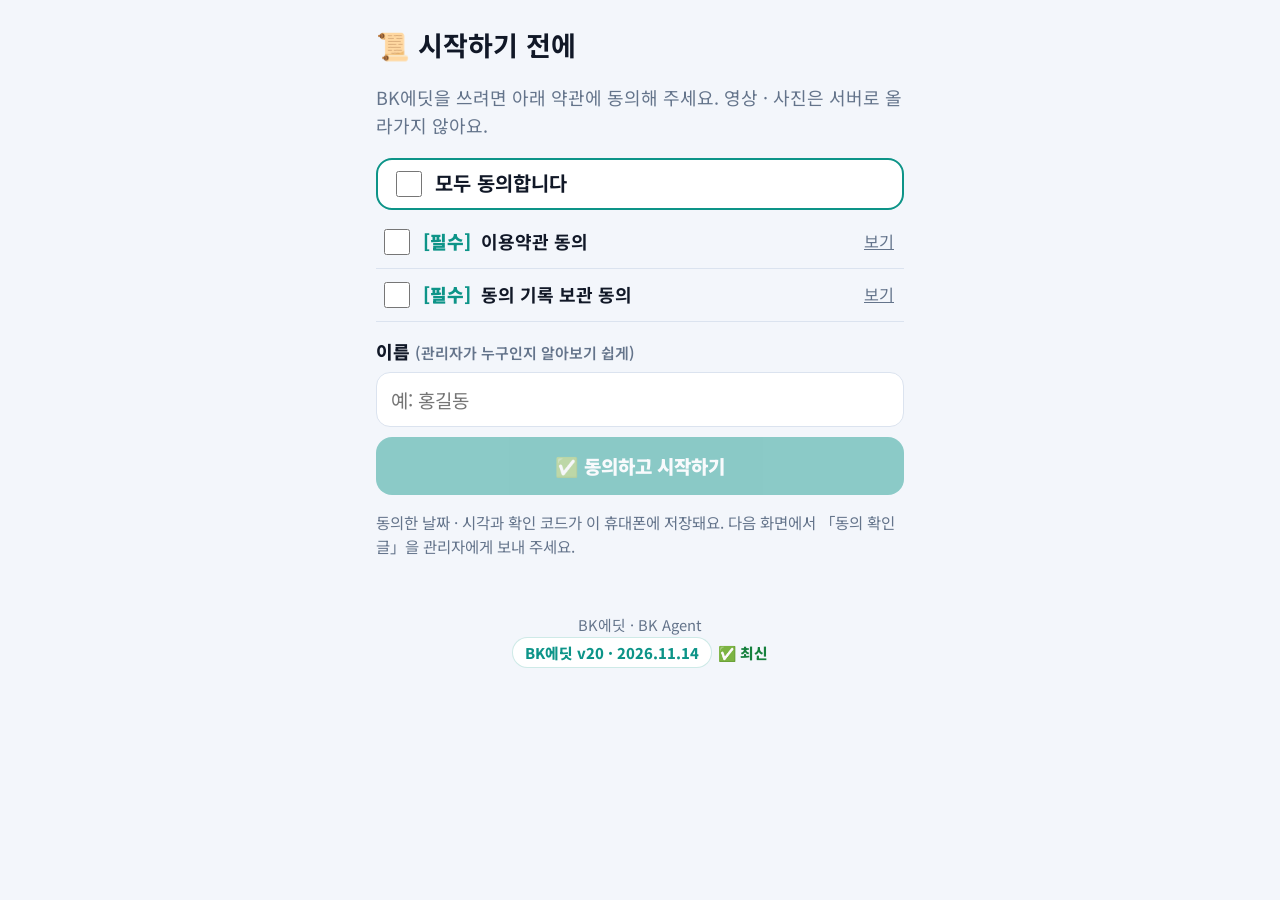
<file: index.html>
<!doctype html>
<html lang="ko">
<head>
<meta charset="utf-8">
<meta name="viewport" content="width=device-width, initial-scale=1, viewport-fit=cover">
<meta name="theme-color" content="#0f9488">
<title>BK에딧</title>
<meta name="description" content="설치 없이 크롬에서 바로 쓰는 웹 영상 편집기 — 편집하기 · 쇼츠 만들기 · 영상 만들기 · 효과 · 자막 · 더빙. 파일은 내 휴대폰에만 있어요.">
<meta property="og:type" content="website">
<meta property="og:site_name" content="BK에딧 · BK Agent">
<meta property="og:title" content="BK에딧 — 설치 없이 크롬에서 바로 쓰는 웹 영상 편집기">
<meta property="og:description" content="편집하기 · 쇼츠 만들기 · 영상 만들기 · 효과 · 자막 · 더빙 — 파일은 내 휴대폰에만">
<meta property="og:url" content="https://bangkeukryul.github.io/bk-edit/">
<meta property="og:image" content="https://bangkeukryul.github.io/bk-edit/og.png">
<meta property="og:image:width" content="1200"><meta property="og:image:height" content="630">
<meta name="twitter:card" content="summary_large_image">
<link rel="manifest" href="manifest.webmanifest">
<link rel="icon" href="icon-192.png" type="image/png">
<link rel="apple-touch-icon" href="apple-touch-icon.png">
<meta name="mobile-web-app-capable" content="yes">
<meta name="apple-mobile-web-app-capable" content="yes">
<link rel="preconnect" href="https://fonts.googleapis.com">
<link rel="preconnect" href="https://fonts.gstatic.com" crossorigin>
<link rel="stylesheet" href="https://fonts.googleapis.com/css2?family=Noto+Sans+KR:wght@400;700;900&family=Black+Han+Sans&family=Jua&family=Gowun+Batang:wght@700&family=Nanum+Pen+Script&family=Gaegu:wght@700&family=Do+Hyeon&display=swap">
<link rel="stylesheet" href="edit.css">
<script>if('serviceWorker' in navigator){var _had=!!navigator.serviceWorker.controller;navigator.serviceWorker.addEventListener('controllerchange',function(){if(_had&&!window._rl){window._rl=1;location.reload()}});window.addEventListener('load',function(){navigator.serviceWorker.register('sw.js',{scope:'./',updateViaCache:'none'}).then(function(r){r.update()}).catch(function(){})})}</script>
<script>/* 🛠 관리자 미리보기 · 약관에 동의한 뒤에만 라이선스 잠금(BK쇼츠 라이선스)을 확인해요. 약관 버전은 terms.js의 TERMS_VER와 같게 */
(function(){var a=false,c=null;try{a=localStorage.getItem('bkAdmin')==='1';c=JSON.parse(localStorage.getItem('bkEditConsent')||'null')}catch(e){}
window.BKE_ADMIN=a;window.BKE_AGREED=!!(c&&c.ver);if(window.BKE_AGREED){window.BK_PROG='shorts';window.BK_PNAME='BK에딧 (BK쇼츠 라이선스)';}   /* 약관 동의 뒤 라이선스 확인 (관리자 · 다른 사람 모두) */})();</script>
<script src="license.js"></script>
</head>
<body>
<div id="inapp" class="inapp" hidden>⚠️ 지금 <b>앱 안의 브라우저</b>로 열려 있어요. 저장 · 설치가 안 될 수 있어요.<button type="button" id="inappBtn">🌐 크롬으로 열기</button></div>

<!-- 🛠 관리자 전용 안내 -->
<section id="notAdmin" class="page" hidden>
  <div class="hero"><img src="icon-192.png" alt="" width="72" height="72"><h1>BK에딧</h1><p>지금은 준비 중인 앱이에요.<br>곧 모두에게 공개돼요.</p>
  <a class="big pri" href="/bk-shorts/">← BK쇼츠로 가기</a></div>
</section>

<!-- 📜 약관 동의 -->
<section id="consentPage" class="page" hidden><div id="consentBox"></div></section>

<!-- 🏠 첫 화면 -->
<section id="home" class="page" hidden>
  <header class="top"><div class="brand"><img src="icon-192.png" alt="" width="40" height="40"><h1>BK에딧</h1><em class="admOnly">🛠 관리자</em></div><a class="ghost" href="/bk-shorts/">BK쇼츠</a></header>
  <p class="lead">무엇을 만들까요?</p>
  <div class="modes">
    <button type="button" class="mode m3" id="newFree"><span class="ic">✂️</span><b>편집하기</b><small>가지고 있는 영상 · 쇼츠를 자르고 붙여 다듬기 · 효과 · 글자 · 더빙</small></button>
    <a class="mode m1" href="shorts/edit.html"><span class="ic">🎵</span><b>쇼츠 만들기</b><small>가지고 있는 사진 · 영상으로 노래 쇼츠 만들기 (1차 편집)</small></a>
    <a class="mode m2" href="video/"><span class="ic">🎬</span><b>영상 만들기</b><small>기사 · 글 · 여러 자료를 넣어 목소리 영상 만들기 (1차 편집)</small></a>
    <a class="mode m4 admOnly" href="ref.html"><span class="ic">🔎</span><b>레퍼런스 🛠</b><small>잘된 영상 찾기 (유튜브 조회수 순) · 주소 · 후킹 메모 담기 → 영상 만들기에 참고</small></a>
  </div>
  <div class="tabs2"><button type="button" data-t="list" aria-pressed="true">📂 내 프로젝트</button><button type="button" data-t="trash" aria-pressed="false">🗑 휴지통</button></div>
  <div id="projList" class="plist"></div>
  <a class="guideLink" href="guide.html">📖 처음이세요? <b>BK에딧 사용 설명서</b> ▸</a>
  <div class="adminBox admOnly">
    <h3>🛠 관리자 메뉴</h3>
    <button type="button" class="big pri" id="shareApp">📤 다른 사람에게 나눠 주기 <small style="display:block;font-weight:700">QR · 카톡으로 보내기 · QR 안내 카드 · 사용 설명서</small></button>
    <button type="button" class="big sec" id="driveAll">☁️ 프로젝트 전부 구글 드라이브에 백업</button>
    <label class="big sec filebtn">📂 백업 파일(.bkedit) 열기<input type="file" id="openBackup" accept=".bkedit,application/octet-stream"></label>
    <button type="button" class="big sec" id="reSend">💬 약관 동의 확인 글 다시 보내기</button>
    <button type="button" class="big sec" id="showTerms">📜 이용약관 보기</button>
    <p class="muted small">☁️ 구글 드라이브 백업: 버튼 → 공유 화면에서 <b>Drive</b> → <b>BK백업</b> 폴더 고르기 → 업로드.</p>
    <details class="vbk"><summary>💾 앱 버전 백업 · 관리용 주소</summary>
      <p class="muted small">지금 버전: <b id="adminVer">…</b><br>지금 사이트에 올라가 있는 <b>BK에딧 파일 전체</b>(맨 위 · shorts · video 폴더)를 날짜가 붙은 압축파일 하나로 저장해요. <b>새 파일을 올리기 전에 꼭 한 번</b> 눌러 두세요.</p>
      <label class="ck"><input type="checkbox" id="backupDrive"> ☁️ 바로 구글 드라이브로 보내기 (공유 화면)</label>
      <button type="button" class="big pri" id="backupBtn">💾 지금 버전 백업하기</button>
      <p class="small" id="backupMsg"></p>
      <h4>🔗 관리용 주소 (누르면 복사)</h4>
      <button type="button" class="big sec" data-copy="all">📋 관리용 주소 전체 복사 (카톡 「나와의 채팅」에 저장)</button>
      <div class="two"><button type="button" class="big sec" data-copy="root">① 맨 위 올리기</button><button type="button" class="big sec" data-copy="shorts">② shorts 올리기</button></div>
      <button type="button" class="big sec" data-copy="video">③ video 폴더 올리기 주소</button>
      <p class="small" id="adminCopyMsg"></p>
      <div class="note"><b>🚑 업데이트 후 문제가 생기면 (되돌리기)</b><br>1. 내 파일 → 다운로드에서 문제 생기기 전 날짜의 <b>BK에딧_백업_날짜.zip</b>을 길게 눌러 <b>압축 풀기</b><br>2. 맨 위 파일은 ①, <b>shorts</b> 폴더 안 파일은 ②, <b>video</b> 폴더 안 파일은 ③ 주소에서 choose your files → 모두 선택 → <b>Commit changes</b><br>3. 1~2분 뒤 앱을 닫았다가 두 번 열기</div>
      <button type="button" class="big sec" id="adminOff">🙈 이 휴대폰에서 관리자 메뉴 숨기기</button>
    </details>
  </div>
</section>

<!-- ✂️ 편집 화면 -->
<section id="editor" class="page ed" hidden>
  <header class="etop">
    <button type="button" class="ib" id="edClose" aria-label="내 프로젝트로">←</button>
    <button type="button" class="pname" id="edName">새 프로젝트</button>
    <button type="button" class="ratio" id="edRatio">9:16</button>
    <button type="button" class="exp" id="edExport">💾 만들기</button>
  </header>
  <div class="stage" id="editorStage"><canvas id="pv" width="360" height="640"></canvas></div>
  <div class="ctrl">
    <span class="time"><b id="tNow">0:00.0</b> / <span id="tAll">0:00</span></span>
    <button type="button" class="play" id="edPlay" aria-label="재생">▶</button>
    <div class="ur"><button type="button" class="ib" id="edUndo" aria-label="되돌리기">↩</button><button type="button" class="ib" id="edRedo" aria-label="다시 하기">↪</button></div>
  </div>
  <div class="tlwrap">
    <div class="tl" id="tl"><div class="tlin" id="tlin"></div></div>
    <div class="phead"></div>
    <div class="zoom"><button type="button" id="zOut">－</button><button type="button" id="zIn">＋</button></div>
  </div>
  <nav class="tools" id="tools">
    <button type="button" data-a="add"><span>➕</span>넣기</button>
    <button type="button" data-a="split"><span>✂️</span>분할</button>
    <button type="button" data-a="trim"><span>📐</span>자르기</button>
    <button type="button" data-a="del" class="red"><span>🗑</span>삭제</button>
    <button type="button" data-a="sep"><span>🔊</span>소리 분리</button>
    <button type="button" data-a="audio"><span>🎵</span>오디오</button>
    <button type="button" data-a="fx"><span>✨</span>효과</button>
    <button type="button" data-a="more"><span>⚙️</span>더 보기</button>
  </nav>
  <input type="file" id="addFile" accept="image/*,video/*" multiple hidden>
  <input type="file" id="musFile" accept="audio/*,video/*" hidden>
</section>

<!-- 🎙 더빙 화면 -->
<section id="dub" class="dub" hidden>
  <header class="dtop"><button type="button" class="ib" data-x="close" aria-label="편집으로">←</button><b>🎙 더빙 (영상 보며 녹음)</b></header>
  <div class="dstage" id="dubStage"></div>
  <div class="dbar"><input type="range" id="dubPos" min="0" max="10" step="0.1" value="0" aria-label="녹음 위치"><div class="drow"><span id="dubRange"></span></div>
    <div class="dbtn"><button type="button" data-x="start">▶ 여기서 시작</button><button type="button" data-x="end">■ 여기서 끝</button><button type="button" data-x="noend">끝 없음</button></div></div>
  <div class="dscript" id="dubScript"></div>
  <div class="dctl">
    <button type="button" class="big rec" id="dubGo" data-x="go">● 녹음 시작 (3 · 2 · 1)</button>
    <button type="button" class="big rec" id="dubStop" data-x="stop" hidden>■ 멈추고 넣기</button>
    <div id="dubAfter" class="three" hidden><button type="button" data-x="listen">▶ 같이 들어보기</button><button type="button" data-x="again">🔄 다시 녹음</button><button type="button" data-x="ok" class="ok2">✅ 좋아요</button></div>
    <details class="dset"><summary>⚙️ 대본 · 소리 설정</summary>
      <button type="button" class="big sec" data-x="script">📜 대본 쓰기 / 고치기</button>
      <div id="dubTxtBox" hidden><textarea id="dubTxt" placeholder="읽을 대본을 줄마다 써 넣으세요 · 🎤를 누르고 말하면 글씨로 써져요"></textarea>
        <div style="display:flex;gap:8px;align-items:center;margin-top:6px"><button type="button" class="bkk-mic" id="dubMic">🎤 말로 쓰기</button><small class="muted">한 문장 말하고 쉬면 다음 줄 · 틀린 글자는 손으로 고쳐요</small></div><div class="bkk-live" id="dubLive"></div></div>
      <h4>대본 넘어가는 빠르기</h4><div class="chips" id="dubSpd"></div>
      <h4>녹음하는 동안 영상 원래 소리 <small>(이어폰을 끼면 가장 깨끗해요)</small></h4><div class="chips" id="dubMon"></div>
      <h4>넣은 뒤, 목소리 나올 때 다른 소리(영상 · 음악)</h4><div class="chips" id="dubDuck"></div>
      <div id="dubLvRow"><h4>줄이는 정도</h4><div class="chips" id="dubLv"></div></div>
      <h4>⏱ 녹음 당기기 (휴대폰은 녹음이 조금 늦게 들어가요)</h4><div class="chips" id="dubLat"></div>
    </details>
  </div>
  <div class="dcd" id="dubCd" hidden></div>
</section>

<!-- 아래에서 올라오는 판 -->
<div class="dim" id="dim" hidden></div>
<div class="sheet" id="sheet" hidden><div class="shead"><b id="shTitle"></b><button type="button" class="ok" id="shOk" aria-label="닫기">✓</button></div><div class="sbody" id="shBody"></div></div>
<div class="busy" id="busy" hidden><div><div class="spin"></div><p id="busyMsg">잠시만요…</p><div class="bar"><i id="busyBar"></i></div><button type="button" class="sec" id="busyCancel" hidden>그만하기</button></div></div>
<div class="toast" id="toast" hidden></div>

<footer class="foot" id="bkFoot"><span class="footName">BK에딧 · BK Agent</span>
<!--BKVER--><style>.bkv{text-align:center;margin:0 0 18px;font-size:.82rem;color:#64748b;line-height:1.6}.bkv>.bkv-n{display:inline-block;padding:3px 12px;border-radius:999px;background:#fff;border:1.5px solid #0d948833;color:#0d9488;font-weight:800}.bkv-ok{color:#15803d;font-weight:800;margin-left:6px}.bkv-warn{display:block;color:#b45309;font-weight:800;margin-top:4px}#bkVerUp{display:block;width:auto!important;margin:8px auto 0!important;padding:10px 16px!important;border-radius:12px!important;border:0!important;background:#0d9488!important;color:#fff!important;font-weight:800!important;font-size:.92rem!important}#bkVerLog{text-align:left;margin:12px auto 0;max-width:640px;background:#fff;border:2px dashed #f59e0b;border-radius:14px;padding:10px 14px;color:#334155}#bkVerLog summary{cursor:pointer;font-weight:800;color:#92400e}.bkv-e{border-top:1px solid #f1f5f9;padding:8px 0 2px;margin-top:8px}.bkv-e b{color:#0d9488}.bkv-e span{color:#94a3b8;font-size:.78rem}.bkv-e ul{margin:4px 0 0;padding-left:18px}.bkv-e li{margin:2px 0}.bkv-new b{background:#fef3c7;padding:0 6px;border-radius:6px}</style><div class="bkv" id="bkVer"><span class="bkv-n">BK에딧 v20 · 2026.11.14</span><span id="bkVerSt"></span><details id="bkVerLog" hidden></details></div><script>(function(){var V={"v": "20", "prefix": "bk-editapp-", "always": false, "log": [["20", "2026.11.14", ["📤 BK에딧을 다른 사람에게 나눠 줄 수 있어요: 관리자 메뉴 → 「📤 다른 사람에게 나눠 주기」 — QR · 💬 카톡으로 보내기(주소 + 쓰는 법) · 🖼 QR 안내 카드 저장 · 📋 주소 복사", "📖 BK에딧 사용 설명서 (guide.html · 누구나): 설치 · 라이선스 · 편집하기 · 쇼츠 · 노래 · 저장 · 올리기 · 주의할 점", "👥 관리자가 아니어도 약관 동의 → 라이선스(BK쇼츠 라이선스)를 받으면 쓸 수 있어요 · 🛠 관리자 메뉴 · 🔎 레퍼런스는 관리자만"]], ["19", "2026.11.07", ["🎵 BK뮤직 노래함 연결: ➕ 자료 넣기 → 🎵 노래에서 BK뮤직 노래를 고르면 노래 · 가사 · 표지가 함께 들어오고 노래방 자막이 자동으로 맞춰져요 (BK뮤직 「🎬 쇼츠 만들기」로도)", "🎯 가사 박자 자동 맞추기: 노래에서 목소리 나오는 곳을 찾아 줄마다 시간을 넣어요 · 어긋난 줄만 고치기", "🎤 노래방 색 고르기(부르기 전 · 채워지는 색 · 테두리) · 2줄 노래방(다음 줄 미리 보기) · 💾 자막 있는 것 + 없는 것 둘 다 만들기", "🎶 노래 스티커 9가지(막대 · 대칭 · 물결 · 주파수 선 · 둥근 막대 · 하트 · 점 · 음표 · 퍼지는 원) · 6색 · 노래 따라 / 그냥 출렁 · 손가락으로 옮기고 두 손가락으로 크기", "🐞 쇼츠 만들기: 📁 내 파일에서 MP3를 골라도 안 들어가던 문제 고침 · ➕ 자료 넣기에 🎵 노래(Suno MP3) 다시", "🎵 새 영상 종류 「노래 · 플레이리스트」: 위 큰 제목 · 움직이는 막대가 처음부터 켜져요", "✂️ 노래 구간 고르기: 🎶 전체 곡 · 🎯 하이라이트(30 · 45 · 60초 자동 찾기 · 1초 · 5초 옮기기) · ⏱ 3분까지(쇼츠) · 🎼 플레이리스트에서 한 곡 (조용한 틈으로 나누기) · ▶ 들어 보기 · 가사 박자도 함께 옮겨요", "📊 노래에 맞춰 움직이는 막대: 막대 · 물결 · 대칭 · 동그라미 / 🌈 무지개 · 💜 네온 · 🤍 흰색 · ✨ 금색 / 위 · 가운데 · 아래", "📌 위 큰 제목 (영상 내내): 사진 위 글씨 · 검은 띠 · 두 줄 색 따로 · 굵은 · 손글씨 · 둥근 글씨"]], ["18", "2026.11.07", ["🇰🇷 영상 만들기 「🧑 등장인물」(기본 한국인) · 「🏠 장소」(기본 한국): AI 요청서 규칙 + 이미지 · 영상 · 기준 이미지 프롬프트를 복사하면 맨 앞에 「All people are South Korean …」이 자동으로 붙어요", "🎯 따라 할 점 6묶음 24가지 (구성 · 🕺 움직임 · 🎥 촬영 · 인물 · 장소 · 소리 · 글자) + 🎚 얼마나 비슷하게(느낌만 · 비슷하게 · 동작까지 최대한) + ✍️ 자세히 적기", "📁 내 레퍼런스에 「내 영상 파일」 담기 (휴대폰에만 저장) → 영상 만들기에서 고르면 AI 요청서에 영상 파일이 같이 첨부돼요 · ▶ 보기로 재생", "📖 레퍼런스 사용 설명서 (오른쪽 위 📖): 유튜브 찾기 · 검색 키 만드는 법(주소 복사 단추) · 점수 · 인스타 · 틱톡 링크로 담기 · 쇼츠 · 영상에서 쓰기", "🔍 레퍼런스: 결과가 없거나 적으면 까닭을 보여 줘요 (예: 조회수 100만 미만 38개 · 외국 영상 9개를 뺐어요)", "👀 조회수 · 🌏 나라 · 📺 채널 크기 · ↕ 순서를 바꾸면 이미 받은 영상에서 바로 다시 걸러요 (0점) · 「조건 넓혀 보기」 단추"]], ["17", "2026.11.07", ["🎯 쇼츠 만들기 · 영상 만들기 ➕ 자료 넣기에 「🎯 내 레퍼런스」 추가 — 담아 둔 잘된 영상을 고르면 맨 위에 「🎯 참고 영상」 띠 (▶ 보기 · ✕ 빼기) · 머리에 「🎯 참고」", "🎬 레퍼런스 「이걸로 만들기」 → 쇼츠 만들기 / 영상 만들기 중 고르기 · 영상 만들기는 AI 요청서에 링크 · 메모가 들어가요", "🔥 「요즘 터진 것」(최근 1주 · 하루 조회수 순) · 🐣 「작은 채널 대박」 한 번에 맞추기 단추", "↕ 순서에 🚀 하루 조회수 순 · 🔥 구독자 대비 터진 순 추가 · 결과에 👥 구독자 · 🔥 구독자의 몇 배 · 📈 하루 조회수 표시", "🔧 더 좁히기 → 📺 채널 크기 (구독자 10만 · 1만 이하)", "🔎 조건 맨 아래에 크고 색 있는 「이 조건으로 찾기」 버튼 · 🔑 검색 키 바꾸기는 오른쪽 위 작은 열쇠로", "🌏 레퍼런스 찾기에 「나라」 추가: 🇰🇷 한국만(제목 한글 · 한국어 영상만 보여 줘요) · 모두 · 🌍 외국만", "🔑 검색 키를 바꾸면 🔋 남은 점수가 10,000점부터 다시 세져요 (키마다 따로)", "🔋 레퍼런스: 키 잠금 등으로 검색이 막혔을 때는 남은 점수를 줄이지 않아요 (구글이 검색을 받아 준 뒤에만 세기)"]], ["16", "2026.11.06", ["🔎 레퍼런스 (첫 화면 4번째 · 🛠): 유튜브에서 잘된 영상 찾기 — 쇼츠만 · 기간 · 최소 조회수(10만 · 100만 · 1000만) · 조회수 많은 순 · 앱 안에서 ▶ 보기 · 📌 담기", "🔑 유튜브 검색 키는 이 휴대폰에만 저장 (하루 약 100번 무료) · 틱톡 · 인스타는 검색어로 그 앱 열기", "📌 내 레퍼런스: 주소 붙여넣기로 담기 · 🪝 후킹 · 💬 자막 · 🎵 음악 등 메모 · 🎬 이걸로 만들기 → 영상 만들기 「참고 영상」에 링크 · 메모가 들어가요", "🔋 오늘 남은 무료 점수 막대 (남은 점수 · 검색 횟수 · 더 할 수 있는 횟수) · 버튼에 쓰는 점수 표시 · 많이 쓰면 알림", "🔎 결과는 10개씩 · 아래 1 · 2 · 3 쪽 넘기기 (점수 안 듦) · 조건에 맞는 게 적으면 한 번만 더 자동으로 찾기", "▶ 그림 · 제목을 누르면 바로 재생 · 「↗ 유튜브」 한 번에 유튜브로", "🎯 사람 따라가기 (✨ 효과 → 글자 · 스티커 · 가리기): 사람을 네모로 고르면 글자 · 스티커 · 모자이크가 그 사람을 따라다녀요 · 놓치면 「여기서 다시 잡기」"]], ["15", "2026.11.06", ["🎬 영상 만들기 주제 줄: 주제는 위 한 줄 · 「✏️ 주제 바꾸기」 「🔄 새로 시작」 버튼은 같은 크기로 나란히", "🧹 자료 메모 지우기 버튼 추가", "🔄 새로 시작하면 자료 메모 · 쓰던 내용(지난번에 쓰던 내용이 있어요)까지 확실히 지우기"]], ["14", "2026.11.06", ["📂 내 프로젝트 더 보기 판: 한 쪽에 10개씩 · 아래 1 · 2 · 3 쪽 번호로 넘기기 (찾기도 함께)", "🎵 쇼츠 만들기 ➕ 자료 넣기를 영상 만들기처럼 4가지만: 📷 사진 · 영상 / 📁 내 파일 / 📥 내 보관함 / ✍️ 글 넣기"]], ["13", "2026.11.06", ["📂 내 프로젝트는 4개만 보이고, 나머지는 「📂 나머지 N개 더 보기 ▸」 판에서 (이름으로 찾기 · 열기 · 🗑)", "🎵 쇼츠 만들기 첫 화면: 「어떤 영상」 · 「화면」을 옆으로 밀지 않고 한 줄 + 바꾸기 ▸ → 고르기 판"]], ["12", "2026.11.06", ["📏 영상 만들기 세로 길이 줄이기 — 분량 · 장면 길이 · 자막 위치 등은 제목 위 · 버튼은 가로 한 줄 · 안내는 한 줄 (「30초 = 8초 × 4장면 · 대본 약 200자」)", "🎵 배경음악 · 💬 자막 스타일 · 🎨 화면 스타일은 「지금 고른 것 한 줄 + 바꾸기 ▸」 → 아래에서 올라오는 판에서 고르기", "꾸미기에서 쓰지 않는 채널 이름 띠 · 출처 칸 숨기기"]], ["11", "2026.11.06", ["🔄 영상 만들기 「새로 시작」 — 예전 주제 · 자료 · 자료 메모 · AI 답 · 대본 · 장면 카드 · 장면 사진 · 넣은 영상 · 목소리를 한 번에 지우고 새 자료로 시작 (첫 화면 · 대본 탭 · ⋮ 메뉴)", "보관함 · 화면 스타일 · 장면 길이 · 분량 · 라이선스는 그대로"]], ["10", "2026.11.06", ["↗ Flow 열기: BK에딧 안의 작은 창이 아니라 크롬 앱으로 따로 열려요 → 화면 나누기(Flow 위 · BK에딧 아래)가 돼요", "📷 화면 스타일 기본을 실사로 — 이미지 프롬프트가 「진짜 사진처럼 · 그림 · 만화 · 3D 아님」으로 시작해요 · 대본 탭에서 스타일을 바꿀 수 있어요"]], ["9", "2026.11.06", ["⏱ 장면 길이에 15초 · 30초(Kling) 추가 — 「60초 = 30초 × 2장면」처럼 나누고, 요청서가 한 장면 안에서 여러 동작 · 대사가 이어지게 써 달라고 해요", "15 · 30초를 고르면 영상 AI가 Kling으로 바뀌고 「↗ Kling 열기」 버튼이 돼요 (8초 이하는 Flow)"]], ["8", "2026.11.06", ["🎞 영상 클립 탭을 「장면 보드」로 새로 — 장면 카드마다 대사 · 설명 · 사진 · 📋 이미지 프롬프트 · 📋 영상 프롬프트+대사 · ✅ 복사 표시", "↗ Flow 열기(크롬 새 창) + 화면 나누기 안내(Flow 위 · BK에딧 아래) + 큰 「📋 다음 복사」(기준 이미지 → 장면 이미지 → 장면 영상 순서)", "📥 내려받은 장면 사진 · 영상을 한꺼번에 가져오기 — 내려받은 순서대로 장면에 들어가고 보관함에도 담겨요 · 🖼 사진 복사(Flow에 붙여넣기)", "🛠 더 보기: 🧩 스토리보드 한 장 칸 나누기 · 클립보드에 차례로 담기 · 영상 AI · 화면 스타일", "AI 요청서: 장면마다 이미지 프롬프트 · 영상(움직임) 프롬프트 · 대사 + 기준 이미지 · 정리하면 영상 클립 탭으로 바로", "출처 · 확인 필요 경고 빼기 · 클립이 없을 땐 위 미리보기를 작게"]], ["7", "2026.11.06", ["🎬 영상 만들기 순서를 장면 중심으로: 대본·장면 → 영상 클립 → 소리 → 꾸미기 → 만들기", "📝 대본·장면: 분량 + 장면 길이(6 · 8 · 10초)를 고르면 「60초 = 8초 × 8장면」 · AI가 장면마다 대사 · 화면 설명 · 영상 프롬프트를 줘요 → 정리하기 한 번에 대본 + 장면 카드", "🎞 영상 클립: 장면 카드마다 프롬프트 복사(🗣 대사 포함 복사도) → Flow에서 만든 클립 넣기 · 여러 개 한꺼번에", "🔊 소리: 🎬 Flow 소리 그대로 / 🎙 내 목소리로 더빙 / 🔀 섞기(클립 소리 작게) · 내 목소리 등록은 ⚙️ 더 보기 안으로", "🎞 참고 영상(선택): 영상 · 링크 · 따라 할 점 → 요청서에 「형식만 참고 · 새로 만들기」 · 장면 모아보기 그림도 함께 보내기"]], ["6", "2026.11.06", ["🎬 영상 만들기 첫 화면: ① 「➕ 주제 고르기」(주제가 한눈에 · ✍️ 직접 입력하기) → ② 「➕ 자료 넣기」 → ✅ 선택 완료", "➕ 자료 넣기는 4가지만: 📷 사진 · 영상 / 📁 내 파일 / 📥 내 보관함 / ✍️ 글 넣기", "대본 탭: 📎 넣은 자료(사진 · 글) 보여 주기 → ⏱ 몇 초짜리로 → 🤖 AI에게 보내기 (요청서 + 사진을 공유 화면으로 한 번에)", "대본 탭에서 소재 · 분량 중복 · 채널 이름 · 첫 인사 · 출처 · 좋아요와 구독 빼기"]], ["5", "2026.11.06", ["🔧 업데이트 뒤 약관 동의 화면이 계속 다시 나오던 문제 고침 — 한 번 동의하면 바로 시작돼요 (약관 내용이 바뀔 때만 한 번 다시 물어봐요)", "🔧 업데이트할 때 새 파일과 예전 파일이 섞이지 않게 (항상 새 파일 확인)"]], ["4", "2026.11.06", ["➕ 넣기: 📷 갤러리 · 📁 내 파일 · 📥 내 보관함 중에서 고르기 · 고르면 「📥 보관함에도 담아 둘까요?」 (다음부터 묻지 않기 · ⚙️ 더 보기에서 바꾸기) · 보관함에서 빼기", "🔗 카톡 · 문자로 주소를 보내면 BK에딧 아이콘 · 소개 · QR이 들어간 그림 카드가 떠요","🎤 말로 쓰기: 더빙 대본 · 영상 만들기 대본 · 글 넣기에서 말하면 글씨로 써져요 (약관에 안내 추가 → 한 번 다시 동의)", "🎵 쇼츠 만들기 · 🎬 영상 만들기 첫 화면을 단순하게 — 미리보기 없이 「어떤 영상」 + 큰 「➕ 자료 넣기」(사진 · 영상 · 📰 스크랩 · ✍️ 글 · 😂 웃긴 말 · 🎵 노래) + 「✅ 선택 완료」", "✍️ 글 넣기: 자막으로 · 글 화면으로 / 😂 웃긴 말: 줄마다 예능 자막 / 📰 스크랩: 전체 보이기로", "편집 화면은 BK에딧 편집하기처럼 — 위 한 줄 · 작은 미리보기 · 큰 글씨 · 큰 버튼 (기능은 그대로)"]], ["3", "2026.11.06", ["🛠 관리자 메뉴에 💾 지금 버전 백업하기 — 사이트에 올라간 BK에딧 파일 전체(맨 위 · shorts · video)를 날짜 붙은 zip으로 저장 · 구글 드라이브로 바로 보내기 · 되돌리는 방법 안내", "🔗 관리용 주소(올리기 주소 3개 · 저장소 · 관리자 켜기) 누르면 복사", "맨 아래 「BK에딧 · BK Agent」를 3초 안에 7번 누르면 관리자 메뉴 켜기 · 끄기"]], ["2", "2026.11.06", ["🏠 첫 화면 순서 · 이름: ✂️ 편집하기 → 🎵 쇼츠 만들기 → 🎬 영상 만들기", "🎵 쇼츠 만들기 · 🎬 영상 만들기를 BK에딧 안에 따로 (1차 편집) — BK쇼츠 · BK영상 앱과 저장 공간도 따로라 서로 덮어쓰지 않아요", "🎵 쇼츠 만들기 시작: ① 사진 · 동영상 먼저 넣기 → ② 어떤 영상 → 「✅ 선택 완료 → 편집하기」", "✂️ 1차 편집 다 하면 「최종 편집하러 가기」 → BK에딧 편집하기로 바로 (다시 보내면 「영상만 바꾸기」 · 효과 · 글자는 그대로)", "✨ 효과: 🔤 글자 13가지 · 😀 스티커 · 화면 효과 · 🎨 색감 · 🔀 장면 전환 · 🔔 효과음 · 🫥 모자이크 (화면에서 끌어 옮기기)", "🎙 더빙 화면: 위에 영상 · 구간 막대 · 가운데 대본(노랗게 표시) · 영상과 녹음이 같이 시작 · 녹음 당기기 보정", "🔉 목소리 나올 때 다른 소리: 그대로 · 줄이기 · 끄기 · 영상 소리 전부 끄기", "◁ 뒤로 가기 · ← : 고친 것이 있으면 「저장하고 나가기 / 저장 안 하고 나가기 / 계속 편집」 물어보기 · 첫 화면에서는 「끌까요?」"]], ["1", "2026.11.06", ["🛠 BK에딧 처음 만듦 (관리자 미리보기) — 🎵 노래 쇼츠 · 🎙 목소리 영상 · ✂️ 자유 편집을 한 앱에서", "📜 이용약관 동의 화면 — 모두 동의 · [필수] 이용약관 · [필수] 동의 기록 보관 · 확인 코드 · 💬 동의 확인 글 보내기", "✂️ 자유 편집: 크고 단순한 화면 · 아래 큰 버튼(분할 · 자르기 · 삭제 · 소리 분리 · 오디오 · 글자) · 되돌리기", "🔊 영상 소리 분리 · 🎧 소리 추출(WAV 저장) · 🎙 녹음(대본 띄우기) · 🎵 음악 넣기", "📂 내 프로젝트 여러 개 · 🗑 휴지통 · 💾 백업 파일(.bkedit) 저장 · 열기 · ☁️ 구글 드라이브로 백업", "📱 화면 비율 바로 바꾸기(세로 · 가로 · 정사각) · 💾 MP4 영상 만들기"]]]};
function $(i){return document.getElementById(i)}
var adm=function(){try{return V.always||localStorage.getItem('bkAdmin')==='1'}catch(e){return !!V.always}};
var box=$('bkVer'),st=$('bkVerSt'),lg=$('bkVerLog');
function esc(s){return String(s).replace(/[&<>"]/g,function(c){return{'&':'&amp;','<':'&lt;','>':'&gt;','"':'&quot;'}[c]})}
lg.innerHTML='<summary>🛠 업데이트 기록 (관리자만 보여요)</summary>'+V.log.map(function(e,i){return '<div class="bkv-e'+(i?'':' bkv-new')+'"><b>v'+esc(e[0])+'</b> <span>'+esc(e[1])+(i?'':' · 지금 버전')+'</span><ul>'+e[2].map(function(x){return '<li>'+esc(x)+'</li>'}).join('')+'</ul></div>'}).join('');
function showLog(){lg.hidden=!adm()}
showLog();window.addEventListener('load',showLog);var f=$('bkFoot');if(f)f.addEventListener('click',function(){setTimeout(showLog,300)});
if(!navigator.onLine||!window.fetch)return;
fetch('sw.js?v='+Date.now(),{cache:'no-store'}).then(function(r){return r.ok?r.text():''}).then(function(t){
 var m=t.match(/-v(\d+)['"]/);if(!m)return;var s=+m[1],me=+V.v;
 if(s===me){st.textContent='✅ 최신';st.className='bkv-ok';return}
 if(s>me){st.innerHTML='<button type="button" id="bkVerUp">🔄 새 버전 v'+s+' 있어요 · 눌러서 업데이트</button>';
  $('bkVerUp').addEventListener('click',function(){this.textContent='⏳ 업데이트 중…';
   var p=[];try{p.push(caches.keys().then(function(ks){return Promise.all(ks.filter(function(k){return k.indexOf(V.prefix)===0}).map(function(k){return caches.delete(k)}))}))}catch(e){}
   if(navigator.serviceWorker)p.push(navigator.serviceWorker.getRegistration().then(function(g){return g&&g.update()}).catch(function(){}));
   Promise.all(p).then(function(){location.reload()},function(){location.reload()})});return}
 if(adm()){st.textContent='⚠️ sw.js가 v'+s+'예요 (화면은 v'+me+') · sw.js도 올려 주세요';st.className='bkv-warn'}
}).catch(function(){});
})();</script><!--/BKVER-->
</footer>
<script src="mp4mux.js"></script>
<script src="terms.js"></script>
<script>window.BKE_BASE="";</script>
<script src="fx.js"></script>
<script src="shorts/lib.js"></script>
<script src="bkkit.js"></script>
<script src="qrcode.js"></script>
<script src="share.js"></script>
<script src="edit.js"></script>
<script src="admin.js"></script>
</body>
</html>
</file>
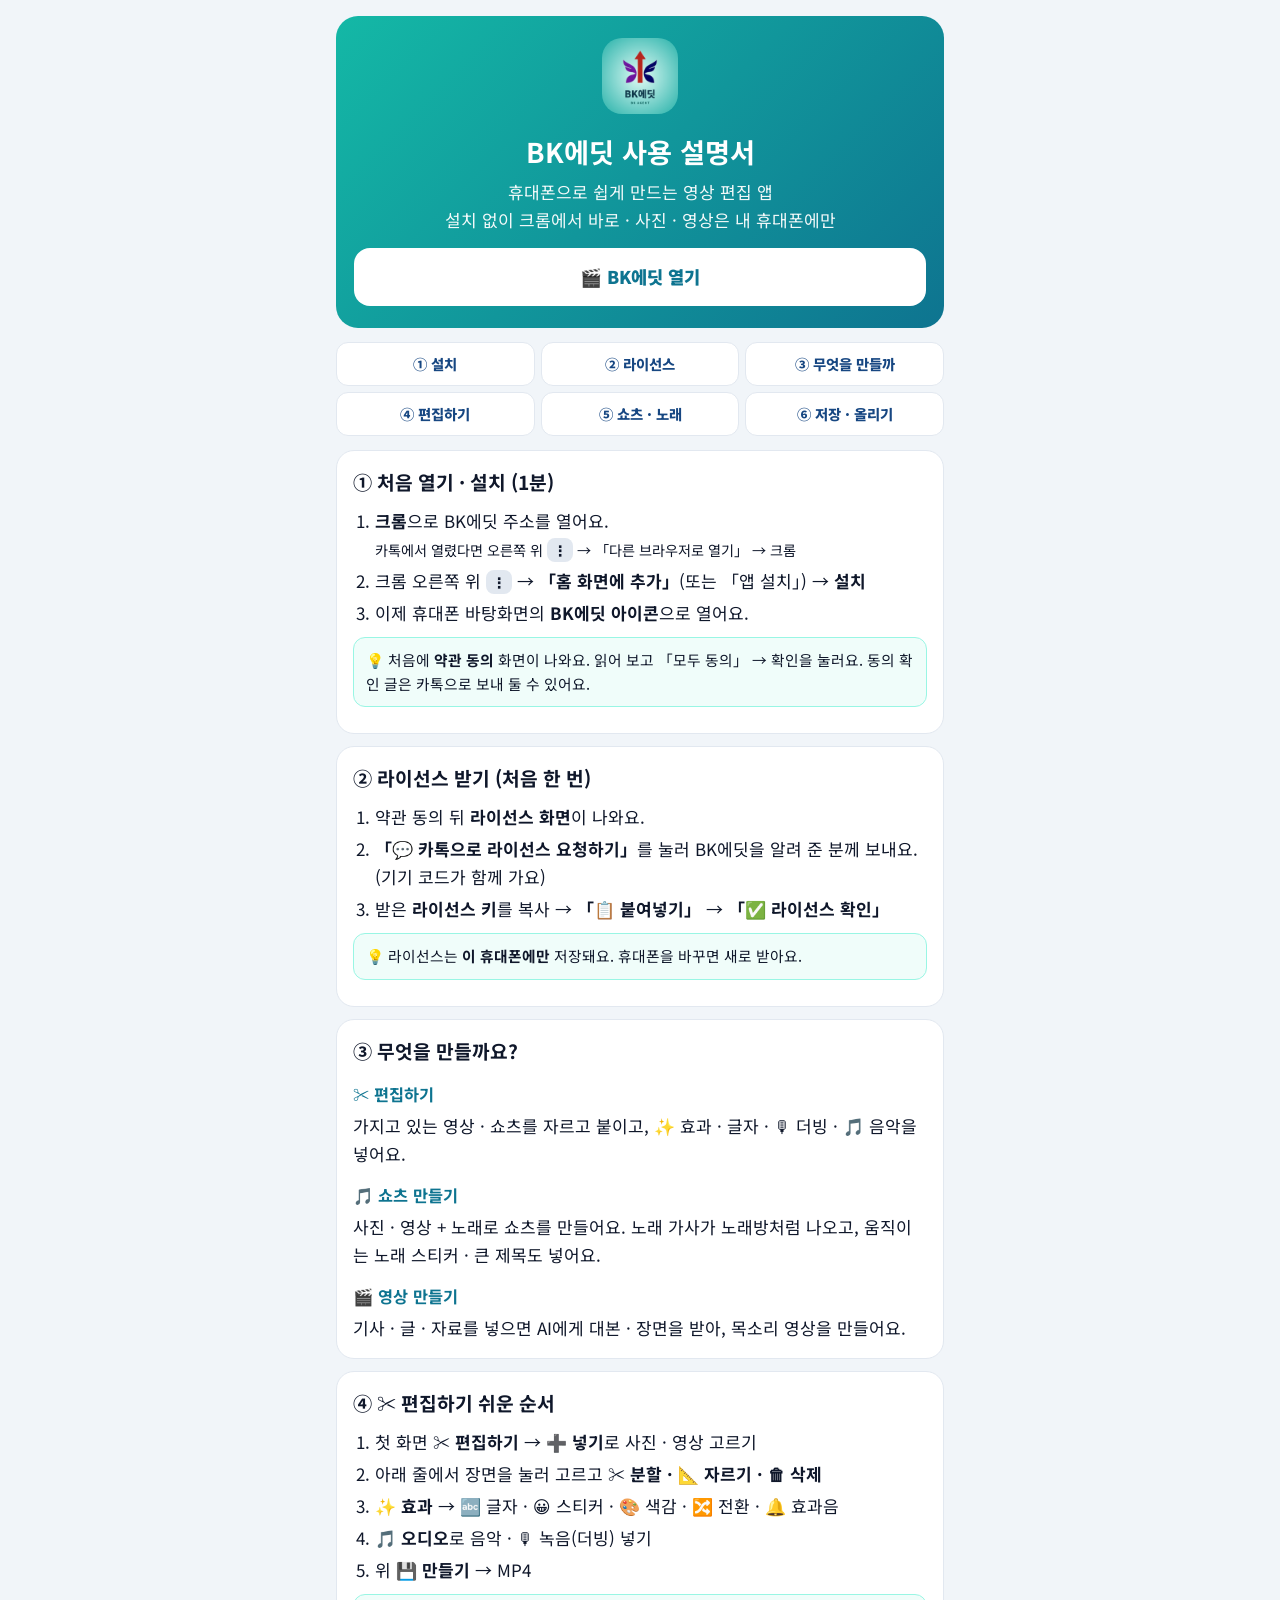
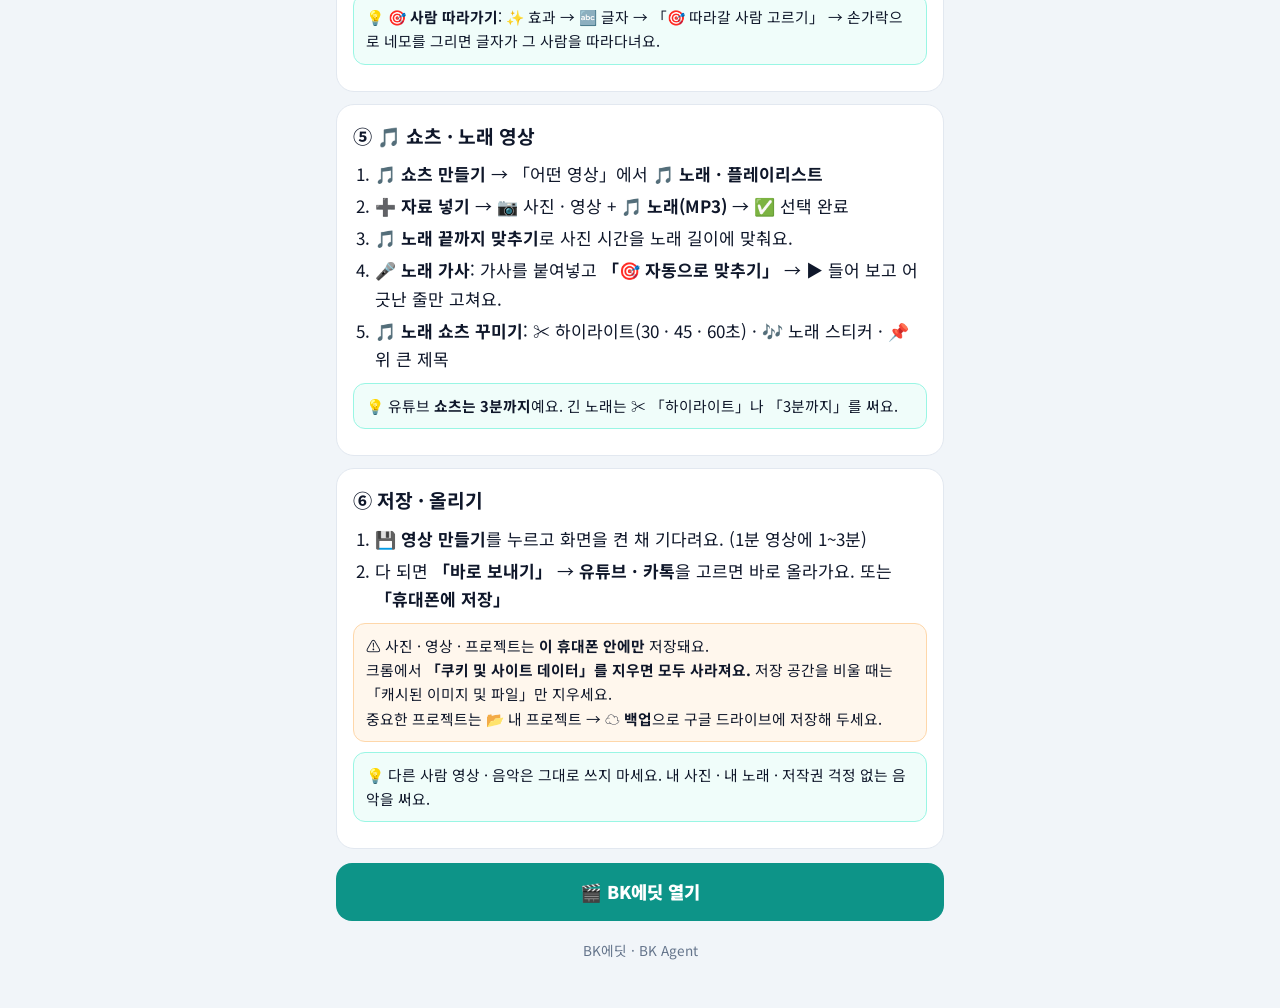
<file: guide.html>
<!doctype html>
<html lang="ko">
<head>
<meta charset="utf-8">
<meta name="viewport" content="width=device-width, initial-scale=1, viewport-fit=cover">
<meta name="theme-color" content="#0f9488">
<title>BK에딧 사용 설명서</title>
<meta name="description" content="BK에딧 처음 쓰는 법 — 설치 · 라이선스 · 편집하기 · 쇼츠 만들기 · 영상 만들기 · 저장 · 올리기">
<meta property="og:title" content="BK에딧 사용 설명서">
<meta property="og:description" content="휴대폰으로 쉽게 만드는 영상 편집 앱 — 처음 쓰는 법">
<meta property="og:image" content="https://bangkeukryul.github.io/bk-edit/og.png">
<link rel="icon" href="icon-192.png" type="image/png">
<link rel="stylesheet" href="https://fonts.googleapis.com/css2?family=Noto+Sans+KR:wght@400;700;900&display=swap">
<style>
:root{--pri:#0d9488;--ink:#0f172a;--mut:#64748b;--line:#e2e8f0}
*{box-sizing:border-box}html,body{margin:0;overflow-x:hidden}
body{font:17px/1.65 "Noto Sans KR",system-ui,sans-serif;color:var(--ink);background:#f1f5f9;padding-bottom:env(safe-area-inset-bottom)}
main{max-width:640px;margin:0 auto;padding:16px}
.hero{background:linear-gradient(135deg,#14b8a6,#0e7490);color:#fff;border-radius:22px;padding:22px 18px;text-align:center}
.hero img{width:76px;height:76px;border-radius:20px;background:#fff}.hero h1{margin:8px 0 4px;font-size:1.7rem}.hero p{margin:0;opacity:.95}
.go{display:block;margin:14px 0 0;min-height:58px;line-height:58px;border-radius:16px;background:#fff;color:#0e7490;font-weight:900;font-size:1.1rem;text-decoration:none}
nav{display:flex;flex-wrap:wrap;gap:6px;margin:14px 0}nav a{flex:1 1 30%;min-height:44px;display:flex;align-items:center;justify-content:center;border-radius:12px;background:#fff;border:1.5px solid var(--line);color:#174782;font-weight:800;font-size:.9rem;text-decoration:none;text-align:center}
section{background:#fff;border:1.5px solid var(--line);border-radius:18px;padding:16px;margin:12px 0}
h2{margin:0 0 8px;font-size:1.2rem}h3{margin:14px 0 4px;font-size:1.02rem;color:#0e7490}
ol,ul{padding-left:22px;margin:6px 0}li{margin:4px 0}
.tip{background:#f0fdfa;border:1.5px solid #99f6e4;border-radius:12px;padding:10px 12px;font-size:.92rem;margin:10px 0}
.warn{background:#fff7ed;border-color:#fed7aa}
b.k{display:inline-block;background:#e2e8f0;border-radius:8px;padding:0 6px;font-size:.9rem}
footer{text-align:center;color:var(--mut);font-size:.85rem;padding:18px 0 30px}
</style>
</head>
<body>
<main>
  <div class="hero"><img src="icon-192.png" alt=""><h1>BK에딧 사용 설명서</h1><p>휴대폰으로 쉽게 만드는 영상 편집 앱<br>설치 없이 크롬에서 바로 · 사진 · 영상은 내 휴대폰에만</p>
    <a class="go" href="./">🎬 BK에딧 열기</a></div>
  <nav><a href="#s1">① 설치</a><a href="#s2">② 라이선스</a><a href="#s3">③ 무엇을 만들까</a><a href="#s4">④ 편집하기</a><a href="#s5">⑤ 쇼츠 · 노래</a><a href="#s6">⑥ 저장 · 올리기</a></nav>

  <section id="s1"><h2>① 처음 열기 · 설치 (1분)</h2>
    <ol><li><b>크롬</b>으로 BK에딧 주소를 열어요.<br><small>카톡에서 열렸다면 오른쪽 위 <b class="k">⋮</b> → 「다른 브라우저로 열기」 → 크롬</small></li>
      <li>크롬 오른쪽 위 <b class="k">⋮</b> → <b>「홈 화면에 추가」</b>(또는 「앱 설치」) → <b>설치</b></li>
      <li>이제 휴대폰 바탕화면의 <b>BK에딧 아이콘</b>으로 열어요.</li></ol>
    <div class="tip">💡 처음에 <b>약관 동의</b> 화면이 나와요. 읽어 보고 「모두 동의」 → 확인을 눌러요. 동의 확인 글은 카톡으로 보내 둘 수 있어요.</div>
  </section>

  <section id="s2"><h2>② 라이선스 받기 (처음 한 번)</h2>
    <ol><li>약관 동의 뒤 <b>라이선스 화면</b>이 나와요.</li>
      <li><b>「💬 카톡으로 라이선스 요청하기」</b>를 눌러 BK에딧을 알려 준 분께 보내요. (기기 코드가 함께 가요)</li>
      <li>받은 <b>라이선스 키</b>를 복사 → <b>「📋 붙여넣기」</b> → <b>「✅ 라이선스 확인」</b></li></ol>
    <div class="tip">💡 라이선스는 <b>이 휴대폰에만</b> 저장돼요. 휴대폰을 바꾸면 새로 받아요.</div>
  </section>

  <section id="s3"><h2>③ 무엇을 만들까요?</h2>
    <h3>✂️ 편집하기</h3><p style="margin:0">가지고 있는 영상 · 쇼츠를 자르고 붙이고, ✨ 효과 · 글자 · 🎙 더빙 · 🎵 음악을 넣어요.</p>
    <h3>🎵 쇼츠 만들기</h3><p style="margin:0">사진 · 영상 + 노래로 쇼츠를 만들어요. 노래 가사가 노래방처럼 나오고, 움직이는 노래 스티커 · 큰 제목도 넣어요.</p>
    <h3>🎬 영상 만들기</h3><p style="margin:0">기사 · 글 · 자료를 넣으면 AI에게 대본 · 장면을 받아, 목소리 영상을 만들어요.</p>
  </section>

  <section id="s4"><h2>④ ✂️ 편집하기 쉬운 순서</h2>
    <ol><li>첫 화면 <b>✂️ 편집하기</b> → <b>➕ 넣기</b>로 사진 · 영상 고르기</li>
      <li>아래 줄에서 장면을 눌러 고르고 <b>✂️ 분할 · 📐 자르기 · 🗑 삭제</b></li>
      <li><b>✨ 효과</b> → 🔤 글자 · 😀 스티커 · 🎨 색감 · 🔀 전환 · 🔔 효과음</li>
      <li><b>🎵 오디오</b>로 음악 · 🎙 녹음(더빙) 넣기</li>
      <li>위 <b>💾 만들기</b> → MP4</li></ol>
    <div class="tip">💡 🎯 <b>사람 따라가기</b>: ✨ 효과 → 🔤 글자 → 「🎯 따라갈 사람 고르기」 → 손가락으로 네모를 그리면 글자가 그 사람을 따라다녀요.</div>
  </section>

  <section id="s5"><h2>⑤ 🎵 쇼츠 · 노래 영상</h2>
    <ol><li><b>🎵 쇼츠 만들기</b> → 「어떤 영상」에서 <b>🎵 노래 · 플레이리스트</b></li>
      <li><b>➕ 자료 넣기</b> → 📷 사진 · 영상 + <b>🎵 노래(MP3)</b> → ✅ 선택 완료</li>
      <li><b>🎵 노래 끝까지 맞추기</b>로 사진 시간을 노래 길이에 맞춰요.</li>
      <li><b>🎤 노래 가사</b>: 가사를 붙여넣고 <b>「🎯 자동으로 맞추기」</b> → ▶ 들어 보고 어긋난 줄만 고쳐요.</li>
      <li><b>🎵 노래 쇼츠 꾸미기</b>: ✂️ 하이라이트(30 · 45 · 60초) · 🎶 노래 스티커 · 📌 위 큰 제목</li></ol>
    <div class="tip">💡 유튜브 <b>쇼츠는 3분까지</b>예요. 긴 노래는 ✂️ 「하이라이트」나 「3분까지」를 써요.</div>
  </section>

  <section id="s6"><h2>⑥ 저장 · 올리기</h2>
    <ol><li><b>💾 영상 만들기</b>를 누르고 화면을 켠 채 기다려요. (1분 영상에 1~3분)</li>
      <li>다 되면 <b>「바로 보내기」</b> → <b>유튜브 · 카톡</b>을 고르면 바로 올라가요. 또는 <b>「휴대폰에 저장」</b></li></ol>
    <div class="tip warn">⚠️ 사진 · 영상 · 프로젝트는 <b>이 휴대폰 안에만</b> 저장돼요.<br>크롬에서 <b>「쿠키 및 사이트 데이터」를 지우면 모두 사라져요.</b> 저장 공간을 비울 때는 「캐시된 이미지 및 파일」만 지우세요.<br>중요한 프로젝트는 📂 내 프로젝트 → <b>☁️ 백업</b>으로 구글 드라이브에 저장해 두세요.</div>
    <div class="tip">💡 다른 사람 영상 · 음악은 그대로 쓰지 마세요. 내 사진 · 내 노래 · 저작권 걱정 없는 음악을 써요.</div>
  </section>

  <a class="go" href="./" style="background:#0d9488;color:#fff;text-align:center">🎬 BK에딧 열기</a>
  <footer>BK에딧 · BK Agent</footer>
</main>
</body>
</html>
</file>
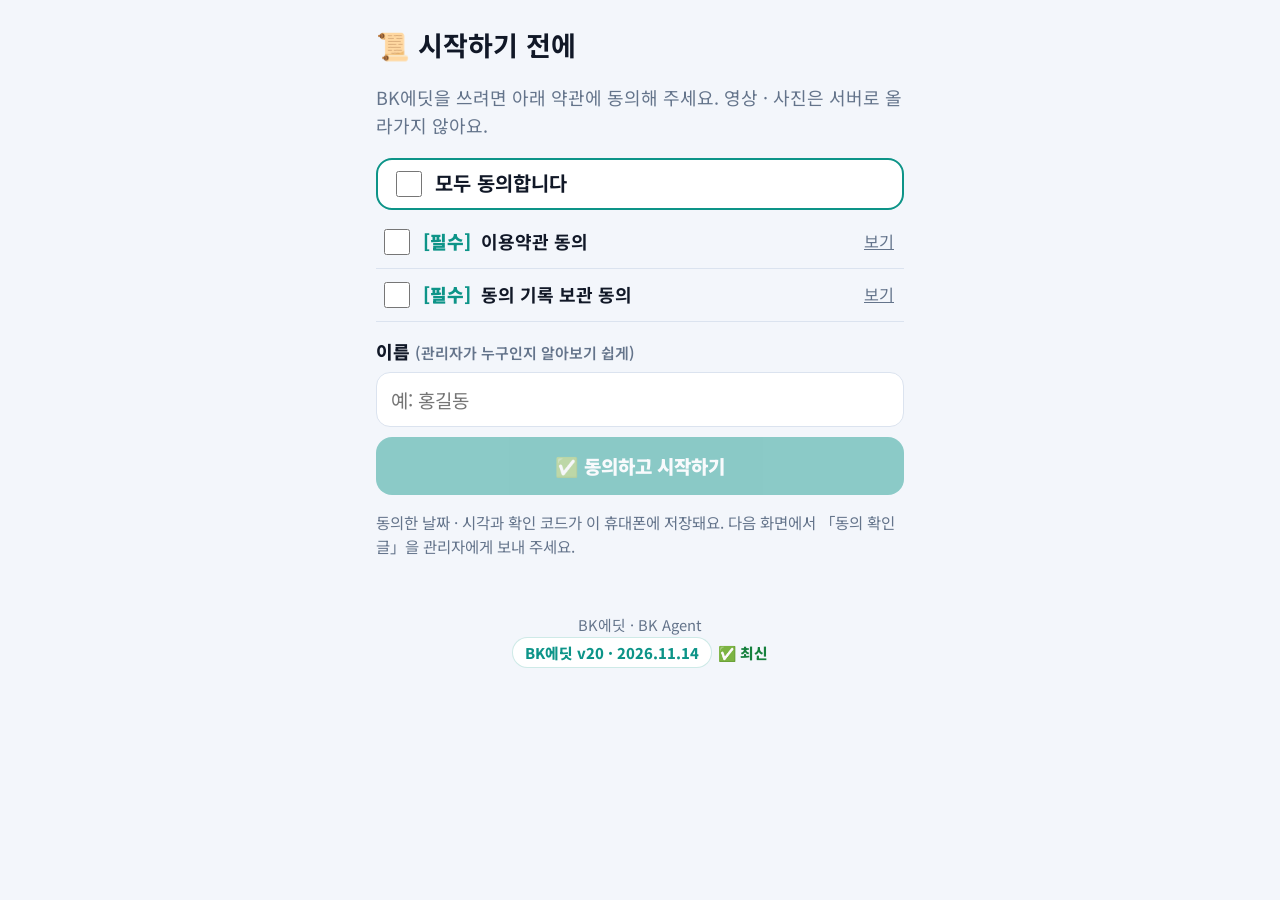
<file: ref.html>
<!doctype html>
<html lang="ko">
<head>
<meta charset="utf-8">
<meta name="viewport" content="width=device-width, initial-scale=1, viewport-fit=cover">
<meta name="theme-color" content="#7c3aed">
<title>BK에딧 · 레퍼런스</title>
<link rel="manifest" href="manifest.webmanifest">
<link rel="icon" href="icon-192.png" type="image/png">
<link rel="stylesheet" href="https://fonts.googleapis.com/css2?family=Noto+Sans+KR:wght@400;700;900&display=swap">
<link rel="stylesheet" href="edit.css">
<script>try{if(localStorage.getItem('bkAdmin')!=='1')location.replace('./')}catch(e){}</script>
<style>
html,body{overflow-x:hidden}
.rtop{display:flex;align-items:center;gap:8px;margin-bottom:10px}.rtop h1{flex:1;margin:0;font-size:1.35rem}
.rtabs{display:grid;grid-template-columns:1fr 1fr;gap:8px;margin:6px 0 12px}
.rtabs button{min-height:50px;border-radius:14px;border:1.5px solid #cbd5e1;background:#fff;color:#174782;font-weight:900;font-size:1rem}
.rtabs button[aria-pressed=true]{background:#5b21b6;border-color:#5b21b6;color:#fff}
.rbox{background:#fff;border:1.5px solid #e2e8f0;border-radius:18px;padding:14px;margin-bottom:12px}
.rbox h3{margin:0 0 8px;font-size:1.05rem}
.rin{width:100%;box-sizing:border-box;min-height:50px;border-radius:14px;border:1.5px solid #cbd5e1;padding:10px 12px;font-size:1rem;font-family:inherit}
.rrow{display:flex;gap:8px;align-items:center}.rrow .rin{flex:1;min-width:0}
.rgo{flex:none;min-height:50px;padding:0 16px;border-radius:14px;border:0;background:#5b21b6;color:#fff;font-weight:900;font-size:1rem}
.rlbl{display:block;font-weight:800;font-size:.9rem;color:#334155;margin:10px 0 4px}
.seg{display:flex;gap:4px;background:#f1f5f9;border-radius:12px;padding:3px}
.seg button{flex:1;min-width:0;min-height:40px;border:0;border-radius:10px;background:transparent;font-weight:800;color:#475569;font-size:.88rem;white-space:nowrap;padding:0 2px}
.seg button[aria-pressed=true]{background:#5b21b6;color:#fff}
.rhint{color:#64748b;font-size:.85rem;margin:6px 0 0;line-height:1.5}
.rres{display:grid;gap:10px}
.rv{display:grid;grid-template-columns:120px 1fr;gap:10px;background:#fff;border:1.5px solid #e2e8f0;border-radius:16px;padding:8px}
.rv .th{position:relative;width:120px;height:120px;border-radius:12px;background:#0f172a center/cover no-repeat;overflow:hidden}
.rv .th i{position:absolute;right:4px;bottom:4px;background:#000b;color:#fff;font-style:normal;font-size:.75rem;padding:1px 6px;border-radius:6px}
.rv .th em{position:absolute;left:4px;top:4px;background:#fff;color:#111;font-style:normal;font-size:.72rem;font-weight:900;padding:1px 6px;border-radius:6px}
.rv b{display:-webkit-box;-webkit-line-clamp:2;-webkit-box-orient:vertical;overflow:hidden;font-size:.95rem;line-height:1.35}
.rv small{display:block;color:#64748b;font-size:.8rem;margin-top:2px;overflow:hidden;text-overflow:ellipsis;white-space:nowrap}
.rv .vw{color:#dc2626;font-weight:900}
.rv .acts{display:flex;flex-wrap:wrap;gap:4px;margin-top:6px}
.rv .acts button,.rv .acts a{min-height:38px;padding:0 10px;border-radius:10px;border:0;background:#ede9fe;color:#5b21b6;font-weight:800;font-size:.85rem;text-decoration:none;display:inline-flex;align-items:center}
.rv .acts .on{background:#5b21b6;color:#fff}.rv .acts .red{background:#fff1f2;color:#dc2626}
.rv .memo{grid-column:1/-1;font-size:.85rem;color:#334155;background:#faf5ff;border-radius:10px;padding:6px 8px;margin:0}
.rv .memo span{display:inline-block;background:#ede9fe;color:#5b21b6;border-radius:8px;padding:0 6px;margin:0 4px 2px 0;font-weight:800;font-size:.78rem}
.rother{display:grid;grid-template-columns:1fr 1fr;gap:8px;margin-top:8px}
.rother a{display:flex;align-items:center;justify-content:center;min-height:46px;border-radius:12px;background:#f1f5f9;color:#0f172a;font-weight:800;text-decoration:none;font-size:.92rem}
.rmore{display:block;width:100%;min-height:50px;margin-top:10px;border-radius:14px;border:1.5px dashed #a78bfa;background:#fff;color:#5b21b6;font-weight:900}
.rmsg{text-align:center;color:#64748b;padding:14px 4px}
.rkey{background:#fefce8;border-color:#fde68a}
.chips2{display:flex;flex-wrap:wrap;gap:6px}.chips2 button{min-height:40px;padding:0 12px;border-radius:999px;border:1.5px solid #ddd6fe;background:#fff;color:#5b21b6;font-weight:800;font-size:.88rem}
.chips2 button[aria-pressed=true]{background:#5b21b6;border-color:#5b21b6;color:#fff}
.player{position:relative;width:100%;aspect-ratio:9/16;max-height:62vh;background:#000;border-radius:14px;overflow:hidden}.player iframe{position:absolute;inset:0;width:100%;height:100%;border:0}
.rgo small{display:block;font-size:.7rem;font-weight:700;opacity:.85;line-height:1}
.qbar{padding:12px 14px}.qt{font-weight:900;font-size:.98rem}.qt small{font-weight:600;color:#64748b;font-size:.75rem}
.qtrack{height:14px;border-radius:999px;background:#e2e8f0;overflow:hidden;margin:8px 0 6px}.qtrack i{display:block;height:100%;border-radius:999px}
.qn{font-size:1.05rem}.qs{font-size:.9rem;color:#334155;margin-top:2px}.qs2{font-size:.76rem;color:#64748b;margin-top:4px;line-height:1.45}
.rv .th{cursor:pointer}.rv .th .pl{position:absolute;left:50%;top:50%;transform:translate(-50%,-50%);width:40px;height:40px;border-radius:50%;background:#000a;color:#fff;display:flex;align-items:center;justify-content:center;font-size:1rem}.rv b[role=button]{cursor:pointer}
.ppages{display:flex;flex-wrap:wrap;justify-content:center;gap:6px;margin:10px 0 4px}.ppages button{min-width:44px;min-height:44px;border-radius:12px;border:1.5px solid #cbd5e1;background:#fff;color:#5b21b6;font-weight:900;font-size:1rem}.ppages button.on{background:#5b21b6;border-color:#5b21b6;color:#fff}
.rtop .rkeyb{flex:none;width:40px;height:40px;border-radius:50%;border:1.5px solid #e2e8f0;background:#fff;font-size:1rem;opacity:.75}
.rgo2{display:block;width:100%;min-height:60px;margin-top:14px;border:0;border-radius:16px;background:linear-gradient(135deg,#7c3aed,#db2777);color:#fff;font-weight:900;font-size:1.12rem;box-shadow:0 6px 16px #7c3aed44}.rgo2 small{font-size:.78rem;opacity:.9;font-weight:700}
.presets{display:flex;gap:6px;margin-top:8px}.presets button{flex:1;min-height:42px;border-radius:12px;border:1.5px solid #fbcfe8;background:#fdf2f8;color:#be185d;font-weight:900;font-size:.9rem}
.seg2{display:grid;grid-template-columns:1fr 1fr}.seg2 button{min-height:42px;font-size:.84rem}
.more{margin-top:12px;border:1.5px dashed #c4b5fd;border-radius:14px;padding:8px 10px}.more summary{font-weight:900;color:#5b21b6;min-height:30px;display:flex;align-items:center;gap:6px}.more summary span{font-size:.78rem;background:#5b21b6;color:#fff;border-radius:999px;padding:0 8px}.more .rlbl small{font-weight:600;color:#64748b}
.rv .st2{display:block;font-size:.78rem;color:#7c3aed;font-weight:800;margin-top:2px;white-space:normal}
.why{background:#fff7ed;border:1.5px solid #fed7aa;border-radius:14px;padding:12px;margin-top:8px}.why b{display:block;color:#9a3412}.why p{margin:6px 0;font-size:.88rem;color:#334155;line-height:1.5}.why p.sm{font-size:.78rem;color:#64748b}.why button{display:block;width:100%;min-height:46px;margin-top:6px;border-radius:12px;border:1.5px solid #fdba74;background:#fff;color:#c2410c;font-weight:900;font-size:.92rem}
.rtop .rhelp{opacity:1;border-color:#ddd6fe}.helpline{display:block;width:100%;min-height:44px;margin:0 0 10px;border-radius:12px;border:1.5px dashed #c4b5fd;background:#faf5ff;color:#5b21b6;font-size:.88rem;font-weight:700}
.guide h4{margin:16px 0 6px;font-size:1.02rem;color:#5b21b6}.guide ol,.guide ul{padding-left:20px;margin:4px 0;line-height:1.65;font-size:.93rem}.guide li{margin:3px 0}.guide .tip{background:#fefce8;border:1.5px solid #fde68a;border-radius:12px;padding:8px 10px;font-size:.86rem;margin:8px 0;line-height:1.55}.guide .warn{background:#fff1f2;border-color:#fecdd3}.guide a{color:#5b21b6;font-weight:800;word-break:break-all}.guide code{background:#f1f5f9;border-radius:6px;padding:1px 5px;font-size:.85rem;word-break:break-all}.guide .cp{margin-left:4px;min-height:30px;padding:0 8px;border-radius:8px;border:1.5px solid #ddd6fe;background:#fff;color:#5b21b6;font-weight:800;font-size:.78rem}
.ol{padding-left:20px;margin:6px 0;line-height:1.7}
</style>
</head>
<body>
<section class="page">
  <div class="rtop"><a class="ghost" href="./">← 처음</a><h1>🔎 레퍼런스</h1><button type="button" class="rkeyb rhelp" id="helpBtn" aria-label="사용 설명서" title="사용 설명서">📖</button><button type="button" class="rkeyb" id="keyEdit" aria-label="검색 키 바꾸기" title="검색 키 바꾸기">🔑</button></div>
  <div class="rtabs"><button type="button" data-t="find" aria-pressed="true">🔎 찾기</button><button type="button" data-t="mine" aria-pressed="false">📌 내 레퍼런스 <span id="mineN"></span></button></div>
  <button type="button" class="helpline" id="helpLine">📖 처음이세요? <b>레퍼런스 사용 설명서</b> (유튜브 키 · 인스타 · 틱톡 담기) ▸</button>

  <!-- 🔎 찾기 -->
  <div id="tFind">
    <div class="rbox qbar" id="qBar"></div>
    <div class="rbox rkey" id="keyBox" hidden>
      <h3>🔑 유튜브 검색 키 넣기 (처음 한 번만)</h3>
      <p class="rhint">키는 <b>이 휴대폰에만</b> 저장돼요. 하루 약 <b>100번</b> 검색까지 무료예요.</p>
      <div class="rrow" style="margin-top:8px"><input class="rin" id="keyIn" type="password" autocomplete="off" placeholder="AIza… 로 시작하는 키 붙여넣기"><button type="button" class="rgo" id="keySave">저장</button></div>
      <details style="margin-top:8px"><summary style="font-weight:800;color:#92400e">📖 키 만드는 방법 (5분)</summary>
        <ol class="ol">
          <li><a href="https://console.cloud.google.com/apis/library/youtube.googleapis.com" target="_blank" rel="noopener">구글 클라우드 · YouTube Data API</a> 열기 → 구글 로그인</li>
          <li>위쪽 「프로젝트 선택」 → <b>새 프로젝트</b> (이름: BK레퍼런스) → 만들기</li>
          <li><b>사용</b> 버튼 누르기</li>
          <li>왼쪽 메뉴 <b>사용자 인증 정보</b> → <b>+ 사용자 인증 정보 만들기 → API 키</b></li>
          <li>만든 키 옆 <b>수정</b> → 🔒 잠금 2가지:<br>① 애플리케이션 제한: <b>웹사이트</b> → <code>https://bangkeukryul.github.io/*</code><br>② API 제한: <b>YouTube Data API v3</b>만 → 저장</li>
          <li>키 복사 → 위 칸에 붙여넣고 <b>저장</b></li>
        </ol>
        <p class="rhint">⚠️ 키는 카톡 · 메일로 다른 사람에게 보내지 마세요.</p>
      </details>
    </div>
    <div class="rbox" id="findBox">
      <div class="rrow"><input class="rin" id="q" type="search" enterkeyhint="search" placeholder="예: 육상 대회 응원 · 보험 꿀팁"><button type="button" class="rgo" id="go">찾기<small>100점</small></button></div>
      <div class="presets"><button type="button" data-p="hot">🔥 요즘 터진 것</button><button type="button" data-p="small">🐣 작은 채널 대박</button></div>
      <span class="rlbl">📱 길이</span><div class="seg" id="sLen"><button type="button" data-v="short" aria-pressed="true">쇼츠만</button><button type="button" data-v="any" aria-pressed="false">모두</button></div>
      <span class="rlbl">📅 기간</span><div class="seg" id="sWhen"><button type="button" data-v="7" aria-pressed="false">1주</button><button type="button" data-v="30" aria-pressed="false">1달</button><button type="button" data-v="365" aria-pressed="true">1년</button><button type="button" data-v="0" aria-pressed="false">전체</button></div>
      <span class="rlbl">👀 최소 조회수</span><div class="seg" id="sMin"><button type="button" data-v="0" aria-pressed="false">상관없음</button><button type="button" data-v="100000" aria-pressed="false">10만</button><button type="button" data-v="1000000" aria-pressed="true">100만</button><button type="button" data-v="10000000" aria-pressed="false">1000만</button></div>
      <span class="rlbl">🌏 나라</span><div class="seg" id="sNat"><button type="button" data-v="ko" aria-pressed="true">🇰🇷 한국만</button><button type="button" data-v="all" aria-pressed="false">모두</button><button type="button" data-v="foreign" aria-pressed="false">🌍 외국만</button></div>
      <span class="rlbl">↕ 순서</span><div class="seg seg2" id="sOrd"><button type="button" data-v="viewCount" aria-pressed="true">👀 조회수 많은 순</button><button type="button" data-v="daily" aria-pressed="false">🚀 하루 조회수 순</button><button type="button" data-v="ratio" aria-pressed="false">🔥 구독자 대비 터진 순</button><button type="button" data-v="relevance" aria-pressed="false">🔤 검색어와 가까운 순</button></div>
      <details class="more" id="moreBox"><summary>🔧 더 좁히기 <span id="moreOn"></span></summary>
        <span class="rlbl">📺 채널 크기 <small>(작은 채널인데 터진 영상 찾기)</small></span><div class="seg" id="sCh"><button type="button" data-v="0" aria-pressed="true">상관없음</button><button type="button" data-v="100000" aria-pressed="false">👥 10만 이하</button><button type="button" data-v="10000" aria-pressed="false">👥 1만 이하</button></div>
      </details>
      <button type="button" class="rgo2" id="go2">🔎 이 조건으로 찾기 <small>100점</small></button>
      <div class="rother"><a id="toTT" href="#" target="_blank" rel="noopener">🎵 틱톡에서 찾기</a><a id="toIG" href="#" target="_blank" rel="noopener">📸 인스타에서 찾기</a></div>
    </div>
    <div class="rres" id="res"></div>
  </div>

  <!-- 📌 내 레퍼런스 -->
  <div id="tMine" hidden>
    <div class="rbox">
      <h3>🔗 아는 주소 넣기</h3>
      <div class="rrow"><input class="rin" id="url" type="url" inputmode="url" placeholder="유튜브 · 틱톡 · 인스타 주소"><button type="button" class="rgo" id="paste">📋 붙여넣기</button></div>
      <button type="button" class="big pri" id="addUrl" style="background:#5b21b6">📌 담기</button>
    </div>
    <div class="rbox">
      <h3>📁 내 영상 파일 담기 <small style="font-weight:600;color:#64748b;font-size:.8rem">(휴대폰에 있는 · 내려받은 참고 영상)</small></h3>
      <button type="button" class="big sec" id="addFile" style="margin-top:0">📁 영상 파일 고르기</button>
      <p class="rhint">이 휴대폰 안에만 저장돼요. 🎬 영상 만들기에서 고르면 AI에게 보낼 때 <b>영상 파일이 같이 첨부</b>돼요 (1분 안팎 · 60MB 아래 권장).</p>
    </div>
    <input class="rin" id="mFind" type="search" placeholder="🔍 내 레퍼런스에서 찾기" style="margin-bottom:10px">
    <div class="rres" id="mine"></div>
  </div>
</section>
<script src="bkkit.js"></script>
<script src="ref.js"></script>
</body>
</html>
</file>
<file: edit.css>
/* BK스토리 — 크고 단순하게 (휴대폰 360~412px 기준) */
:root{--pri:#0d9488;--pri2:#7c3aed;--ink:#111827;--mut:#64748b;--bg:#f3f6fb;--card:#fff;--line:#dbe3ef;--red:#dc2626;--ed:#111318;--ed2:#1c2029}
*{box-sizing:border-box}
html,body{margin:0;background:var(--bg);color:var(--ink);font:18px/1.55 "Noto Sans KR",system-ui,-apple-system,"Apple SD Gothic Neo",sans-serif;-webkit-text-size-adjust:100%}
body{padding-bottom:env(safe-area-inset-bottom)}
button,input,select,textarea{font:inherit;color:inherit}
button{cursor:pointer;-webkit-tap-highlight-color:transparent}
[hidden]{display:none!important}
.muted{color:var(--mut)}.small{font-size:.86rem}.mono{font-family:ui-monospace,Menlo,monospace;letter-spacing:.04em}
.page{max-width:560px;margin:0 auto;padding:16px}
.inapp{position:sticky;top:0;z-index:50;background:#fef3c7;border-bottom:2px solid #f59e0b;padding:10px 16px;font-weight:700;color:#78350f;font-size:.95rem}
.inapp button{display:block;width:100%;margin-top:6px;padding:12px;border:0;border-radius:12px;background:#174782;color:#fff;font-weight:900}

/* 버튼 */
.big{display:block;width:100%;min-height:58px;margin:10px 0 0;padding:14px 16px;border-radius:16px;border:0;font-weight:900;font-size:1.05rem;text-align:center;text-decoration:none}
.pri{background:var(--pri);color:#fff}
.sec{background:#e8eef8;color:#174782}
.kk{background:#fee500;color:#191919}
.big:disabled{opacity:.45}
.ghost{white-space:nowrap;padding:10px 14px;border-radius:999px;border:1.5px solid var(--line);background:#fff;color:#174782;font-weight:800;text-decoration:none;font-size:.9rem}
.link{border:0;background:none;color:var(--mut);text-decoration:underline;font-size:.9rem;padding:6px}
.filebtn{position:relative;overflow:hidden;cursor:pointer}
.filebtn input{position:absolute;inset:0;opacity:0;cursor:pointer}
.ok{color:#059669;font-weight:800;text-align:center;min-height:1.4em}

/* 첫 화면 */
.hero{text-align:center;padding:40px 8px}.hero img{border-radius:18px}.hero h1{margin:10px 0 4px;font-size:1.8rem}
.top{display:flex;align-items:center;justify-content:space-between;gap:8px}
.brand{display:flex;align-items:center;gap:8px;flex-wrap:wrap}.brand img{border-radius:10px}
.brand h1{margin:0;font-size:1.5rem;font-weight:900}.brand em{font-style:normal;font-size:.72rem;background:#fef3c7;color:#92400e;border-radius:999px;padding:2px 8px;font-weight:800}
.lead{font-size:1.25rem;font-weight:900;margin:18px 0 8px}
.modes{display:grid;gap:10px}
.mode{display:grid;grid-template-columns:62px 1fr;grid-template-rows:auto auto;align-items:center;column-gap:10px;padding:16px;border-radius:20px;border:0;text-align:left;text-decoration:none;color:#fff;min-height:96px;box-shadow:0 6px 18px #0d948822}
.mode .ic{grid-row:1/3;font-size:2.3rem;text-align:center}
.mode b{font-size:1.3rem}.mode small{opacity:.92;font-size:.92rem;line-height:1.4}
.m1{background:linear-gradient(135deg,#ec4899,#f97316)}.m2{background:linear-gradient(135deg,#0ea5e9,#0d9488)}.m3{background:linear-gradient(135deg,#14b8a6,#0e7490)}
.tabs2{display:grid;grid-template-columns:1fr 1fr;gap:8px;margin:22px 0 6px}
.tabs2 button{min-height:52px;border-radius:14px;border:1.5px solid var(--line);background:#fff;font-weight:900;color:#174782}
.tabs2 button[aria-pressed=true]{background:#174782;color:#fff;border-color:#174782}
.plist{display:grid;gap:10px}
.pc{display:grid;grid-template-columns:84px 1fr;gap:12px;align-items:center;background:var(--card);border:1px solid var(--line);border-radius:18px;padding:10px}
.pc .th{width:84px;height:84px;border-radius:14px;background:#0f172a center/cover no-repeat;position:relative}
.pc .th i{position:absolute;right:4px;bottom:4px;background:#000a;color:#fff;font-style:normal;font-size:.72rem;padding:0 6px;border-radius:6px}
.pc h3{margin:0;font-size:1.08rem;word-break:break-all}.pc p{margin:2px 0 6px;color:var(--mut);font-size:.84rem}
.pc .acts{display:flex;flex-wrap:wrap;gap:6px}
.pc .acts button{min-height:42px;padding:6px 12px;border-radius:12px;border:0;background:#e8eef8;color:#174782;font-weight:800;font-size:.9rem}
.pc .acts .pri{background:var(--pri);color:#fff}.pc .acts .red{background:#fff1f2;color:var(--red)}
.empty{text-align:center;color:var(--mut);padding:24px 8px;background:#fff;border:1.5px dashed var(--line);border-radius:18px}
.adminBox{margin-top:26px;padding:14px;border:2px dashed #f59e0b;border-radius:18px;background:#fffbeb}
.adminBox h3{margin:0 0 4px}
.foot{text-align:center;color:var(--mut);font-size:.82rem;padding:24px 12px 30px}

/* 약관 */
.consent h2{font-size:1.5rem;margin:8px 0 4px}
.ck{display:flex;align-items:center;gap:10px;min-height:52px;font-weight:700}
.ck input{width:26px;height:26px;accent-color:var(--pri);flex:none}
.ck.all{background:#fff;border:2px solid var(--pri);border-radius:16px;padding:6px 14px;margin:14px 0 6px;font-size:1.1rem}
.ckrow{display:flex;align-items:center;justify-content:space-between;gap:6px;border-bottom:1px solid var(--line);padding:0 4px}
.req{color:var(--pri);font-weight:900}
.tbox{max-height:300px;overflow:auto;background:#f8fafc;border:1px solid var(--line);border-radius:14px;padding:6px 14px;margin:6px 0;font-size:.92rem}
.tdoc h4{margin:8px 0}.tdoc h4 small{color:var(--mut);font-weight:600}.tdoc p{margin:8px 0}
.field{display:block;font-weight:800;margin:16px 0 6px}.field small{color:var(--mut);font-weight:600}
input[type=text],input[type=number],textarea,select{width:100%;min-height:54px;padding:12px 14px;border:1.5px solid var(--line);border-radius:14px;background:#fff;font-size:1.05rem}
textarea{min-height:110px;resize:vertical}
.cbox{background:#fff;border:2px solid #86efac;border-radius:16px;padding:12px 14px;margin:12px 0;line-height:1.9}

/* ═════ 편집 화면 (어두운 바탕) ═════ */
.ed{max-width:none;padding:0;background:var(--ed);color:#fff;height:100vh;height:100dvh;display:flex;flex-direction:column;overflow:hidden}
.ed>*{flex:none}
body.editing{background:var(--ed)}body.editing .foot{display:none}
.etop{display:grid;grid-template-columns:52px 1fr auto auto;gap:8px;align-items:center;padding:8px 10px;padding-top:calc(8px + env(safe-area-inset-top))}
.ib{min-width:52px;min-height:52px;border-radius:14px;border:0;background:var(--ed2);color:#fff;font-size:1.35rem;font-weight:900}
.ib:disabled{opacity:.35}
.pname{min-height:52px;border:0;background:none;color:#fff;font-weight:900;font-size:1.05rem;text-align:left;overflow:hidden;text-overflow:ellipsis;white-space:nowrap}
.ratio{min-height:46px;padding:0 12px;border-radius:12px;border:1.5px solid #475569;background:none;color:#fff;font-weight:900}
.exp{min-height:52px;padding:0 16px;border-radius:999px;border:0;background:var(--pri);color:#fff;font-weight:900;box-shadow:0 0 18px #0d948877}
.ed>.stage{flex:1 1 0;min-height:120px;display:flex;align-items:center;justify-content:center;padding:4px 10px;overflow:hidden}
.stage canvas{max-width:100%;max-height:100%;background:#000;border-radius:6px;box-shadow:0 0 0 1px #334155}
.ctrl{display:grid;grid-template-columns:1fr auto 1fr;align-items:center;gap:8px;padding:6px 12px;background:#f3f6fb;color:var(--ink)}
.ctrl .time{font-size:1rem;color:var(--mut)}.ctrl .time b{color:var(--ink);font-size:1.15rem}
.ctrl .play{width:66px;height:66px;border-radius:50%;border:0;background:#111827;color:#fff;font-size:1.7rem}
.ctrl .ur{justify-self:end;display:flex;gap:6px}
.ctrl .ib{background:#e2e8f0;color:#111827;min-width:50px;min-height:50px}
.tlwrap{position:relative;background:#f3f6fb;color:var(--ink);border-top:1px solid #e2e8f0}
.tl{overflow-x:auto;overflow-y:hidden;-webkit-overflow-scrolling:touch;scrollbar-width:none;padding:26px 0 8px}
.tl::-webkit-scrollbar{display:none}
.tlin{position:relative;height:176px}
.ruler{position:absolute;top:-22px;height:20px;font-size:.72rem;color:#94a3b8;white-space:nowrap}
.trk{position:absolute;left:0;height:0}
.it{position:absolute;border-radius:10px;overflow:hidden;border:2px solid transparent;display:flex;align-items:center;padding:0 8px;font-size:.82rem;font-weight:800;white-space:nowrap;touch-action:pan-x}
.it.v{top:0;height:58px;background:#334155 left center/auto 100% repeat-x;color:#fff;text-shadow:0 1px 2px #000}
.it.v .tag{background:#000a;border-radius:6px;padding:0 6px}
.it.v.muted::after{content:'🔇';position:absolute;right:6px;top:4px}
.it.a{top:64px;height:34px;background:#bbf7d0;color:#14532d;border-color:#86efac}
.it.a.rec{background:#fecaca;color:#7f1d1d;border-color:#fca5a5}
.it.a.mus{background:#ddd6fe;color:#3b0764;border-color:#c4b5fd}
.it.t{top:104px;height:30px;background:#fde68a;color:#78350f;border-color:#fcd34d}
.it.sel{border-color:var(--pri)!important;box-shadow:0 0 0 3px #0d948866}
.lane{position:absolute;left:0;font-size:.72rem;color:#94a3b8}
.phead{position:absolute;left:50%;top:6px;bottom:0;width:3px;margin-left:-1.5px;background:var(--pri);pointer-events:none;border-radius:2px}
.phead::before{content:'';position:absolute;top:-2px;left:-7px;width:17px;height:17px;border-radius:50%;background:var(--pri)}
.zoom{position:absolute;right:8px;top:4px;display:flex;gap:4px}
.zoom button{width:36px;height:30px;border-radius:8px;border:1px solid var(--line);background:#fff;font-weight:900;color:#334155}
.tools{display:grid;grid-template-columns:repeat(4,1fr);gap:4px;padding:6px 6px calc(8px + env(safe-area-inset-bottom));background:#fff;border-top:1px solid #e2e8f0}
.tools button{display:flex;flex-direction:column;align-items:center;justify-content:center;gap:2px;min-height:66px;border:0;border-radius:14px;background:none;color:#1f2937;font-weight:800;font-size:.86rem}
.tools button span{font-size:1.55rem;line-height:1}
.tools button:active{background:#eef2ff}
.tools .red{color:var(--red)}
.tools button:disabled{opacity:.3}

/* 판 (아래에서 올라옴) */
.dim{position:fixed;inset:0;background:#0006;z-index:60}
.sheet{position:fixed;left:0;right:0;bottom:0;z-index:61;max-height:78vh;display:flex;flex-direction:column;background:#fff;color:var(--ink);border-radius:24px 24px 0 0;box-shadow:0 -8px 30px #0003;padding-bottom:env(safe-area-inset-bottom)}
.shead{display:flex;align-items:center;justify-content:space-between;padding:14px 16px 8px;border-bottom:1px solid #eef2f7}
.shead b{font-size:1.25rem}
.shead .ok{width:52px;height:52px;border-radius:50%;border:0;background:#eef2f7;font-size:1.4rem;color:var(--ink);min-height:0}
.sbody{overflow:auto;padding:8px 16px 18px}
.sbody h4{margin:14px 0 6px;font-size:1rem}
.chips{display:flex;flex-wrap:wrap;gap:8px}
.chips button{min-height:48px;padding:8px 14px;border-radius:999px;border:1.5px solid var(--line);background:#fff;font-weight:800;color:#174782}
.chips button[aria-pressed=true]{background:#174782;color:#fff;border-color:#174782}
.two{display:grid;grid-template-columns:1fr 1fr;gap:8px}.two .big{margin-top:8px}
.rng{display:grid;grid-template-columns:1fr 64px;gap:10px;align-items:center}
.rng input{width:100%;height:36px;accent-color:var(--pri)}
.note{background:#f8fafc;border:1px solid var(--line);border-radius:14px;padding:10px 12px;color:#475569;font-size:.9rem;margin-top:10px}
.row2{display:flex;align-items:center;justify-content:space-between;gap:10px;padding:10px 0;border-bottom:1px solid #f1f5f9}
.row2 .big{width:auto;min-height:48px;margin:0;padding:8px 14px}
.cd{font-size:4.5rem;font-weight:900;text-align:center;color:var(--red)}
.prompter{position:fixed;left:0;right:0;top:0;height:42vh;z-index:70;background:#000d;color:#fff;overflow:hidden;font-size:1.7rem;line-height:1.7;font-weight:700;padding:0 20px}
.prompter div{position:absolute;left:20px;right:20px;white-space:pre-wrap}

/* 기다림 · 알림 */
.busy{position:fixed;inset:0;z-index:80;background:#000a;display:flex;align-items:center;justify-content:center;padding:20px}
.busy>div{background:#fff;color:var(--ink);border-radius:22px;padding:22px;width:min(360px,100%);text-align:center}
.busy p{font-weight:800;margin:10px 0}
.spin{width:44px;height:44px;margin:0 auto;border:5px solid #dbeafe;border-top-color:var(--pri);border-radius:50%;animation:sp 1s linear infinite}
@keyframes sp{to{transform:rotate(360deg)}}
.bar{height:10px;background:#e2e8f0;border-radius:999px;overflow:hidden}.bar i{display:block;height:100%;width:0;background:var(--pri)}
.busy .sec{margin-top:12px;min-height:48px;width:100%;border:0;border-radius:14px;font-weight:800}
.toast{position:fixed;left:50%;bottom:110px;transform:translateX(-50%);z-index:90;background:#111827;color:#fff;padding:12px 18px;border-radius:14px;font-weight:800;max-width:90vw;text-align:center;box-shadow:0 8px 24px #0004}
.it.a.sel,.it.t.sel{touch-action:none}

.it.f{top:140px;height:30px;background:#ede9fe;color:#4c1d95;border-color:#c4b5fd}
.it.f.sfx{background:#fee2e2;color:#7f1d1d;border-color:#fca5a5}.it.f.mos{background:#e2e8f0;color:#1e293b;border-color:#94a3b8}
.it.f.sel{touch-action:none}
.ctrl .play{width:58px;height:58px;font-size:1.5rem}
.fxtabs{display:flex;gap:6px;overflow-x:auto;padding:4px 0 8px;scrollbar-width:none}.fxtabs::-webkit-scrollbar{display:none}
.fxtabs button{flex:none;min-height:44px;padding:6px 12px;border-radius:999px;border:1.5px solid var(--line);background:#fff;font-weight:900;color:#174782}
.fxtabs button[aria-pressed=true]{background:#0d9488;color:#fff;border-color:#0d9488}
.grid4{display:grid;grid-template-columns:repeat(4,1fr);gap:6px}.grid4 button,.grid3 button{min-height:52px;border-radius:12px;border:1.5px solid var(--line);background:#fff;font-weight:800;font-size:.9rem;padding:4px}
.grid3{display:grid;grid-template-columns:repeat(3,1fr);gap:6px}
.emo{display:grid;grid-template-columns:repeat(8,1fr);gap:4px}.emo button{min-height:44px;font-size:1.5rem;border:0;background:#f1f5f9;border-radius:10px}
.grid4 button[aria-pressed=true],.grid3 button[aria-pressed=true]{background:#0d9488;color:#fff;border-color:#0d9488}
.sfxrow{display:grid;grid-template-columns:52px 1fr 64px;gap:8px;align-items:center;padding:6px 0;border-bottom:1px solid #f1f5f9}
.sfxrow button{min-height:46px;border-radius:12px;border:0;background:#e8eef8;font-weight:900;color:#174782}.sfxrow .add{background:#0d9488;color:#fff}

/* 🎙 더빙 화면 */
.dub{position:fixed;inset:0;z-index:55;background:var(--ed);color:#fff;display:flex;flex-direction:column;overflow:hidden}
.dub>*{flex:none}.dtop{display:flex;align-items:center;gap:10px;padding:8px 10px;padding-top:calc(8px + env(safe-area-inset-top))}.dtop b{font-size:1.1rem}
.dstage{flex:1 1 0;min-height:110px;display:flex;align-items:center;justify-content:center;padding:2px 10px;overflow:hidden}
.dstage canvas{max-width:100%;max-height:100%;background:#000;border-radius:6px}
.dbar{background:#f3f6fb;color:var(--ink);padding:8px 12px 6px}.dbar input{width:100%;height:34px;accent-color:#dc2626}
.drow{font-weight:800;font-size:.92rem;color:#334155;text-align:center}
.dbtn{display:grid;grid-template-columns:1fr 1fr auto;gap:6px;margin-top:6px}.dbtn button{min-height:46px;border-radius:12px;border:1.5px solid var(--line);background:#fff;font-weight:900;color:#174782;padding:0 10px}
.dscript{height:22vh;min-height:96px;overflow-y:auto;background:#0b0d12;padding:10px 16px;font-size:1.35rem;line-height:1.6;font-weight:800;scroll-behavior:smooth}
.dscript .dl{opacity:.5;padding:2px 0}.dscript .dl.on{opacity:1;color:#fde047}.dscript .muted{color:#94a3b8;font-size:1rem;opacity:1}
.dctl{background:#fff;color:var(--ink);padding:6px 12px calc(10px + env(safe-area-inset-bottom));max-height:42vh;overflow:auto}
.dctl .rec{background:#dc2626;color:#fff;margin-top:4px}
.three{display:grid;grid-template-columns:1fr 1fr 1fr;gap:6px;margin-top:4px}.three button{min-height:56px;border-radius:14px;border:0;background:#e8eef8;font-weight:900;color:#174782}.three .ok2{background:#0d9488;color:#fff}
.dset{margin-top:8px}.dset summary{font-weight:900;padding:8px 0;cursor:pointer}
.dcd{position:fixed;inset:0;z-index:70;display:flex;align-items:center;justify-content:center;font-size:7rem;font-weight:900;color:#fff;background:#0007;text-shadow:0 4px 20px #000}

.vbk{margin-top:14px;background:#fff;border:1.5px solid #fcd34d;border-radius:14px;padding:8px 12px}.vbk summary{font-weight:900;cursor:pointer;padding:6px 0}.vbk h4{margin:14px 0 4px}

.pmore{display:block;width:100%;min-height:54px;border-radius:16px;border:1.5px dashed #94a3b8;background:#fff;color:#174782;font-weight:900;font-size:1rem}
.pc .acts{flex-wrap:nowrap}.pc .acts button{padding:6px 10px}
.pmini{display:flex!important;align-items:center;gap:8px;padding:8px 10px!important;margin-bottom:6px}.pmini>div{flex:1;min-width:0}.pmini b{display:block;overflow:hidden;text-overflow:ellipsis;white-space:nowrap}.pmini small{color:#64748b}
.pmini button{flex:none;min-height:42px;padding:0 12px;border-radius:12px;border:0;background:#e8eef8;color:#174782;font-weight:800}.pmini .pri{background:#0d9488;color:#fff}.pmini .red{background:#fff1f2;color:#dc2626}
.pmini[hidden]{display:none!important}
.pc .acts{display:flex;flex-wrap:nowrap;gap:4px}.pc .acts button{white-space:nowrap;padding:6px 8px;font-size:.85rem;min-height:40px}
.ppages{display:flex;flex-wrap:wrap;justify-content:center;gap:6px;margin:10px 0 4px}.ppages button{min-width:44px;min-height:44px;border-radius:12px;border:1.5px solid #cbd5e1;background:#fff;color:#174782;font-weight:900;font-size:1rem}.ppages button.on{background:#0d9488;border-color:#0d9488;color:#fff}
.m4{background:linear-gradient(135deg,#7c3aed,#db2777)}
body:not(.adm) .admOnly{display:none!important}
.guideLink{display:block;margin:14px 0 4px;min-height:50px;padding:12px 14px;border-radius:14px;border:1.5px dashed #5eead4;background:#f0fdfa;color:#0f766e;text-decoration:none;font-weight:700;text-align:center}
</file>
